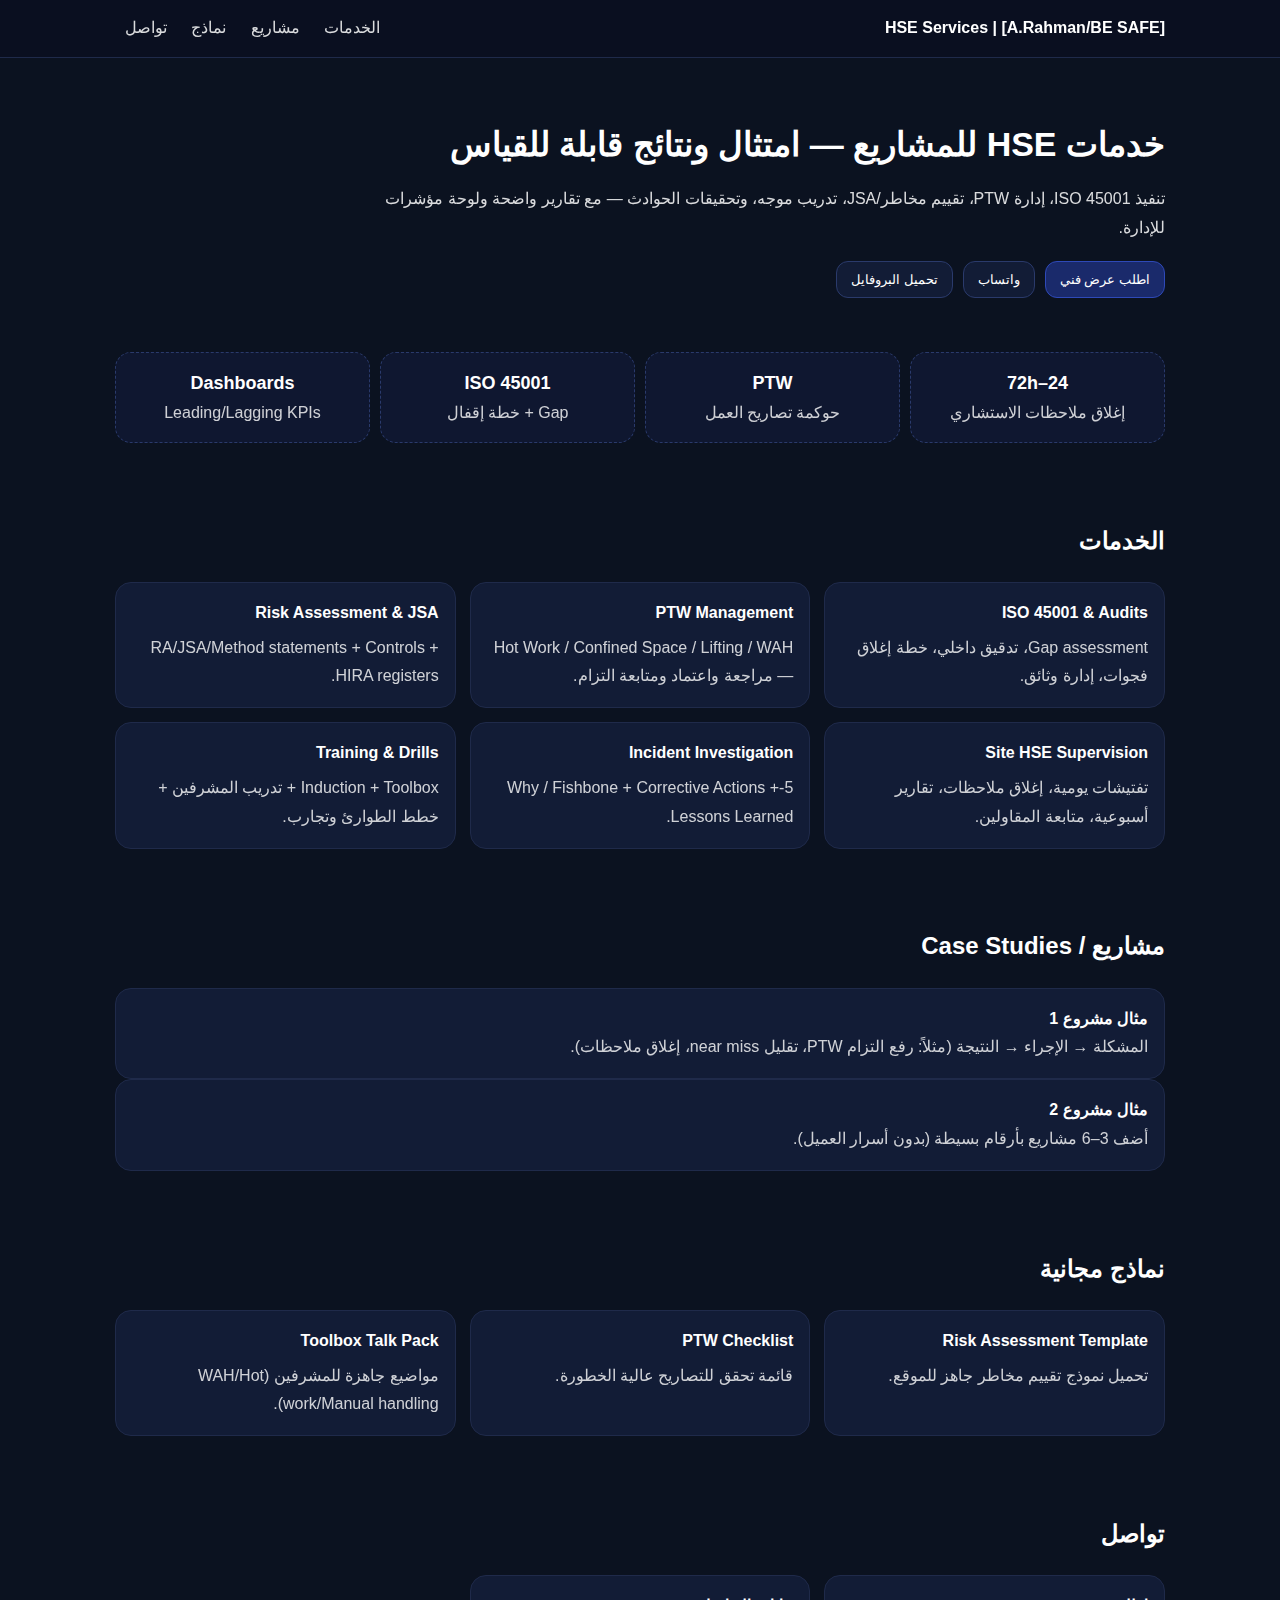
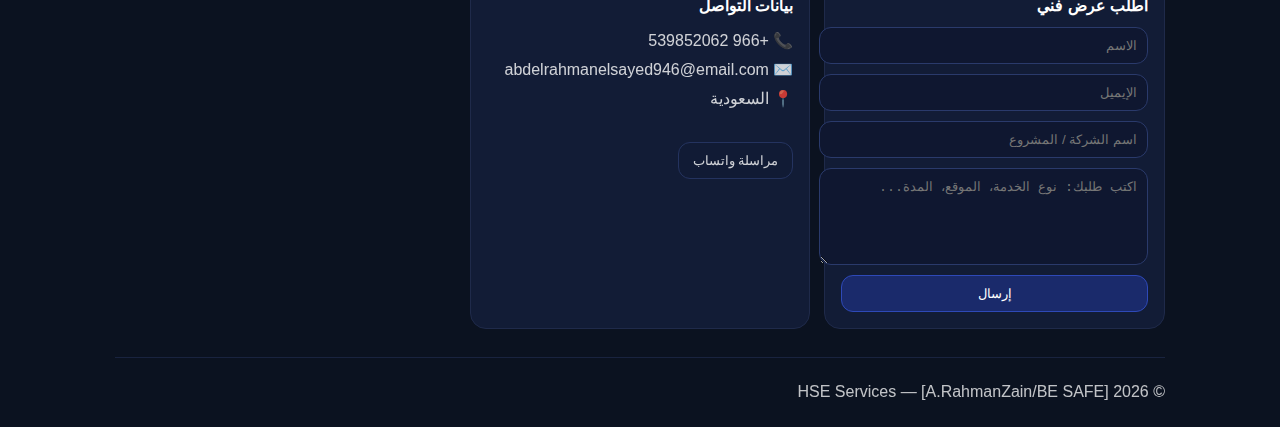
<file: index.html>
<!doctype html>
<html lang="ar" dir="rtl">
<head>
  <meta charset="utf-8" />
  <meta name="viewport" content="width=device-width,initial-scale=1" />
 <title>HSE Services in Saudi Arabia | BE SAFE – Health, Safety & Environment</title>

  <style>
    body{font-family:Arial; margin:0; background:#0b1220; color:#fff; line-height:1.8}
    .wrap{max-width:1050px; margin:auto; padding:0 18px}
    header{position:sticky; top:0; background:rgba(10,16,32,.9); backdrop-filter: blur(8px); border-bottom:1px solid #1f2a4a}
    nav{display:flex; align-items:center; justify-content:space-between; padding:14px 0}
    nav a{color:#fff; text-decoration:none; margin:0 10px; opacity:.85}
    nav a:hover{opacity:1}
    .brand{font-weight:700}
    .hero{padding:56px 0 26px}
    .hero h1{font-size:34px; margin:0 0 10px}
    .hero p{opacity:.85; margin:0 0 18px; max-width:820px}
    .btns{display:flex; gap:10px; flex-wrap:wrap}
    .btn{padding:10px 14px; border-radius:12px; border:1px solid #2a3a6b; background:#121c36; color:#fff; cursor:pointer}
    .btn.primary{background:#1a2a6b; border-color:#2e49b8}
    section{padding:28px 0}
    .grid{display:grid; grid-template-columns:repeat(3, 1fr); gap:14px}
    .card{background:#121c36; border:1px solid #1f2a4a; padding:16px; border-radius:16px}
    .card h3{margin:0 0 6px; font-size:16px}
    .muted{opacity:.8}
    .kpis{display:grid; grid-template-columns:repeat(4, 1fr); gap:10px}
    .kpi{background:#0f1730; border:1px dashed #2a3a6b; padding:14px; border-radius:16px; text-align:center}
    .kpi b{font-size:18px}
    form{display:grid; gap:10px}
    input,textarea{width:100%; padding:10px; border-radius:12px; border:1px solid #2a3a6b; background:#0f1730; color:#fff}
    footer{padding:20px 0; border-top:1px solid #1f2a4a; opacity:.75}
    @media (max-width:900px){.grid{grid-template-columns:1fr} .kpis{grid-template-columns:1fr 1fr}}
  </style>
</head>
<body>
<header>
  <div class="wrap">
    <nav>
      <div class="brand">HSE Services | [A.Rahman/BE SAFE]</div>
      <div>
        <a href="#services">الخدمات</a>
        <a href="#projects">مشاريع</a>
        <a href="#resources">نماذج</a>
        <a href="#contact">تواصل</a>
      </div>
    </nav>
  </div>
</header>

<main class="wrap">
  <section class="hero">
    <h1>خدمات HSE للمشاريع — امتثال ونتائج قابلة للقياس</h1>
    <p class="muted">
      تنفيذ ISO 45001، إدارة PTW، تقييم مخاطر/JSA، تدريب موجه، وتحقيقات الحوادث — مع تقارير واضحة ولوحة مؤشرات للإدارة.
    </p>
    <div class="btns">
      <button class="btn primary" onclick="document.getElementById('contact').scrollIntoView({behavior:'smooth'})">اطلب عرض فني</button>
      <button class="btn" onclick="window.open('https://wa.me/966XXXXXXXXX','_blank')">واتساب</button>
      <button class="btn" onclick="alert('ضع رابط ملف PDF للعرض الفني/البروفايل هنا')">تحميل البروفايل</button>
    </div>
  </section>

  <section>
    <div class="kpis">
      <div class="kpi"><b>24–72h</b><div class="muted">إغلاق ملاحظات الاستشاري</div></div>
      <div class="kpi"><b>PTW</b><div class="muted">حوكمة تصاريح العمل</div></div>
      <div class="kpi"><b>ISO 45001</b><div class="muted">Gap + خطة إقفال</div></div>
      <div class="kpi"><b>Dashboards</b><div class="muted">Leading/Lagging KPIs</div></div>
    </div>
  </section>

  <section id="services">
    <h2>الخدمات</h2>
    <div class="grid">
      <div class="card"><h3>ISO 45001 & Audits</h3><div class="muted">Gap assessment، تدقيق داخلي، خطة إغلاق فجوات، إدارة وثائق.</div></div>
      <div class="card"><h3>PTW Management</h3><div class="muted">Hot Work / Confined Space / Lifting / WAH — مراجعة واعتماد ومتابعة التزام.</div></div>
      <div class="card"><h3>Risk Assessment & JSA</h3><div class="muted">RA/JSA/Method statements + Controls + HIRA registers.</div></div>
      <div class="card"><h3>Site HSE Supervision</h3><div class="muted">تفتيشات يومية، إغلاق ملاحظات، تقارير أسبوعية، متابعة المقاولين.</div></div>
      <div class="card"><h3>Incident Investigation</h3><div class="muted">5-Why / Fishbone + Corrective Actions + Lessons Learned.</div></div>
      <div class="card"><h3>Training & Drills</h3><div class="muted">Induction + Toolbox + تدريب المشرفين + خطط الطوارئ وتجارب.</div></div>
    </div>
  </section>

  <section id="projects">
    <h2>مشاريع / Case Studies</h2>
    <div class="card">
      <b>مثال مشروع 1</b>
      <div class="muted">المشكلة → الإجراء → النتيجة (مثلاً: رفع التزام PTW، تقليل near miss، إغلاق ملاحظات).</div>
    </div>
    <div class="card">
      <b>مثال مشروع 2</b>
      <div class="muted">أضف 3–6 مشاريع بأرقام بسيطة (بدون أسرار العميل).</div>
    </div>
  </section>

  <section id="resources">
    <h2>نماذج مجانية</h2>
    <div class="grid">
      <div class="card"><h3>Risk Assessment Template</h3><div class="muted">تحميل نموذج تقييم مخاطر جاهز للموقع.</div></div>
      <div class="card"><h3>PTW Checklist</h3><div class="muted">قائمة تحقق للتصاريح عالية الخطورة.</div></div>
      <div class="card"><h3>Toolbox Talk Pack</h3><div class="muted">مواضيع جاهزة للمشرفين (WAH/Hot work/Manual handling).</div></div>
    </div>
  </section>

  <section id="contact">
    <h2>تواصل</h2>
    <div class="grid">
      <div class="card">
        <h3>اطلب عرض فني</h3>
        <form onsubmit="event.preventDefault(); alert('تم الإرسال! اربط الإرسال بإيميل/فورم لاحقًا');">
          <input placeholder="الاسم" required />
          <input type="email" placeholder="الإيميل" required />
          <input placeholder="اسم الشركة / المشروع" />
          <textarea rows="5" placeholder="اكتب طلبك: نوع الخدمة، الموقع، المدة..." required></textarea>
          <button class="btn primary" type="submit">إرسال</button>
        </form>
      </div>
      <div class="card">
        <h3>بيانات التواصل</h3>
        <div class="muted">
          📞 +966 539852062<br/>
          ✉️ abdelrahmanelsayed946@email.com<br/>
          📍 السعودية<br/>
          <br/>
          <button class="btn" onclick="window.open('https://wa.me/966539852062','_blank')">مراسلة واتساب</button>
        </div>
      </div>
    </div>
  </section>

  <footer>
    © <span id="y"></span> [A.RahmanZain/BE SAFE] — HSE Services
  </footer>
</main>

<script>
  document.getElementById('y').textContent = new Date().getFullYear();
</script>
</body>
</html>
</file>
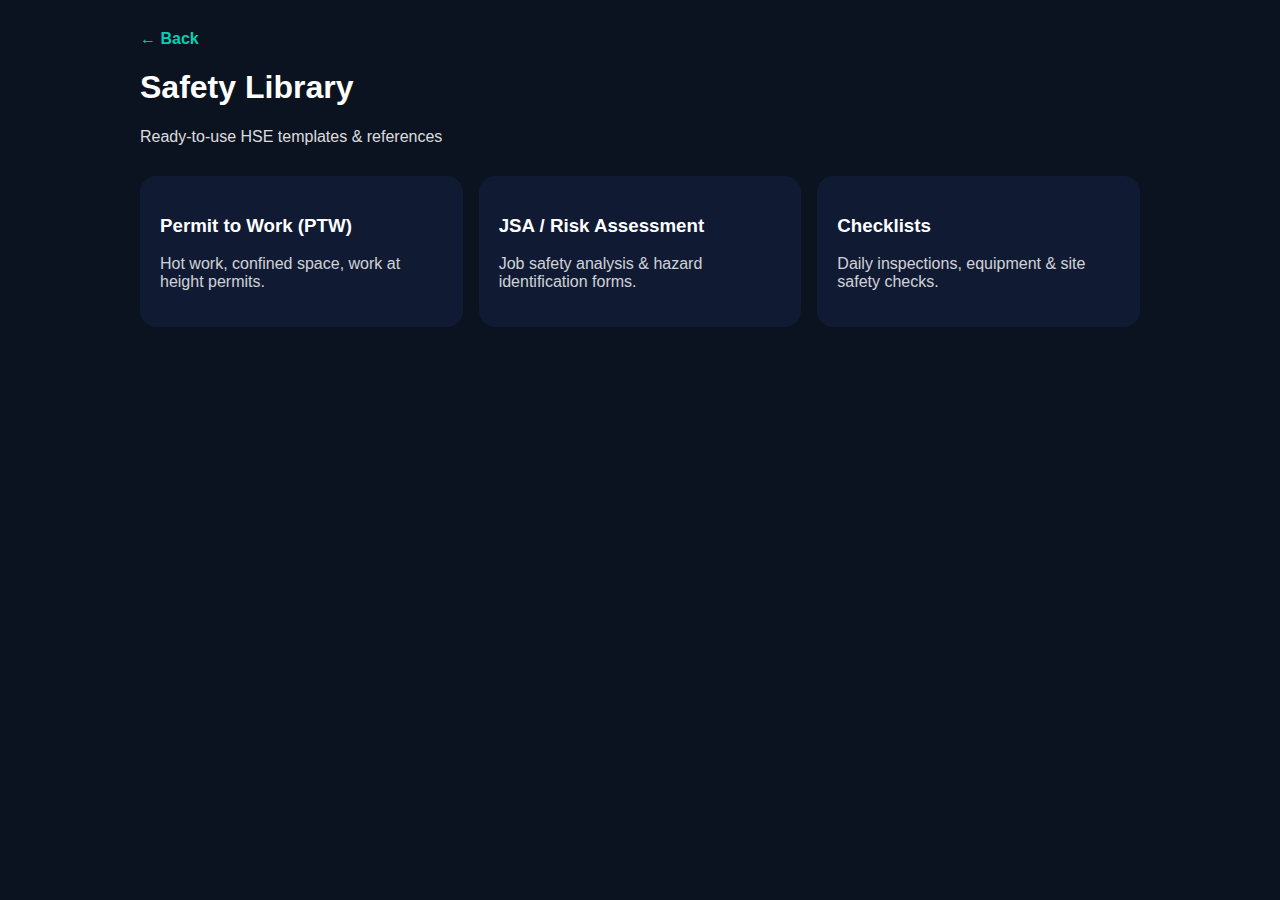
<file: 2️⃣ library/index.html>
<!doctype html>
<html lang="en">
<head>
  <meta charset="utf-8">
  <title>Safety Library | BE SAFE</title>
  <meta name="viewport" content="width=device-width,initial-scale=1">
</head>
<body style="margin:0;font-family:Arial;background:#0b1220;color:#fff">

  <div style="max-width:1000px;margin:auto;padding:30px">
    <a href="../" style="color:#00d1b2;text-decoration:none;font-weight:bold">← Back</a>

    <h1>Safety Library</h1>
    <p style="opacity:.85">Ready-to-use HSE templates & references</p>

    <div style="display:grid;grid-template-columns:repeat(auto-fit,minmax(240px,1fr));gap:16px;margin-top:30px">

      <div style="background:#101a33;padding:20px;border-radius:16px">
        <h3>Permit to Work (PTW)</h3>
        <p style="opacity:.8">Hot work, confined space, work at height permits.</p>
      </div>

      <div style="background:#101a33;padding:20px;border-radius:16px">
        <h3>JSA / Risk Assessment</h3>
        <p style="opacity:.8">Job safety analysis & hazard identification forms.</p>
      </div>

      <div style="background:#101a33;padding:20px;border-radius:16px">
        <h3>Checklists</h3>
        <p style="opacity:.8">Daily inspections, equipment & site safety checks.</p>
      </div>

    </div>
  </div>

</body>
</html>
</file>
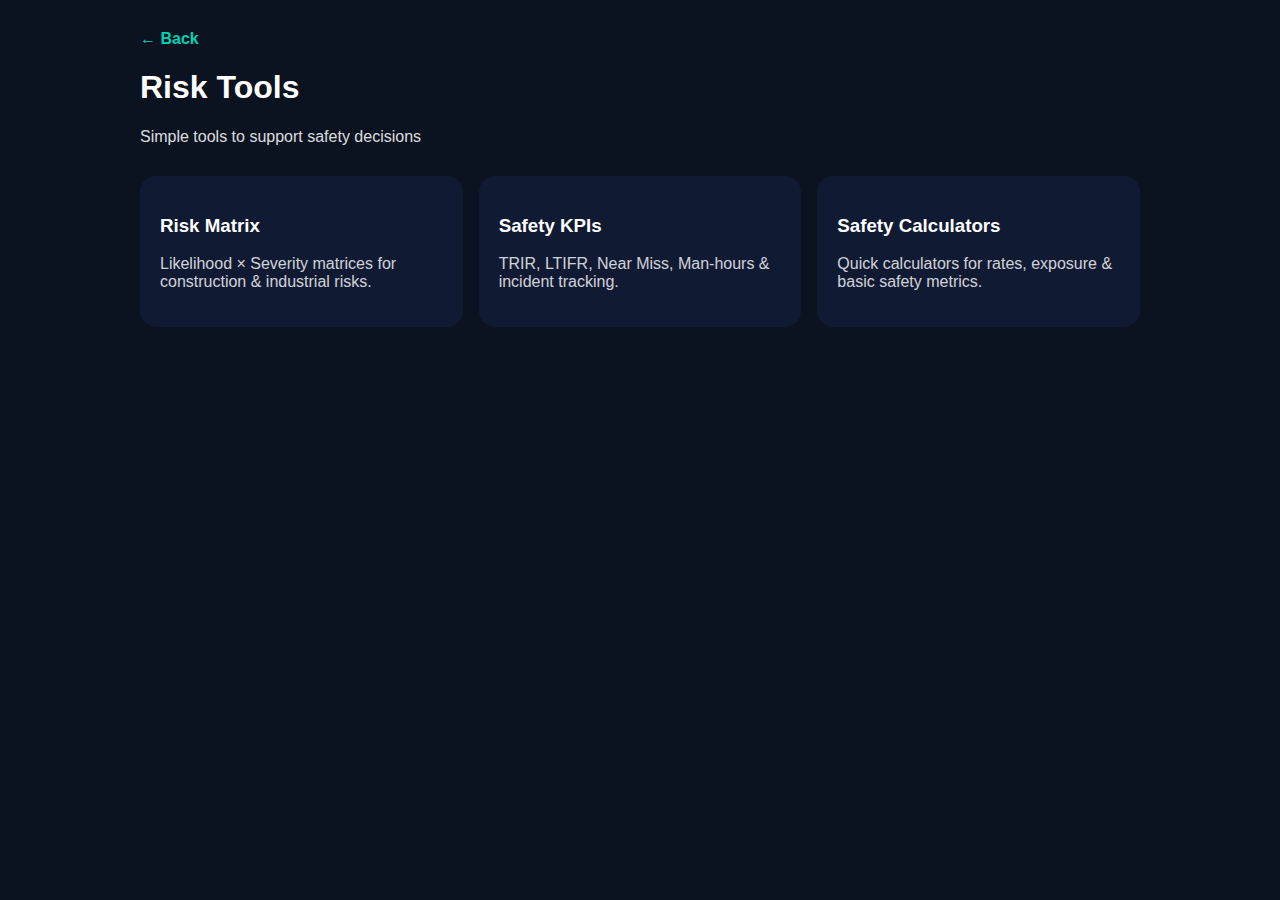
<file: 3️⃣ tools/index.html>
<!doctype html>
<html lang="en">
<head>
  <meta charset="utf-8">
  <title>Risk Tools | BE SAFE</title>
  <meta name="viewport" content="width=device-width,initial-scale=1">
</head>
<body style="margin:0;font-family:Arial;background:#0b1220;color:#fff">

  <div style="max-width:1000px;margin:auto;padding:30px">
    <a href="../" style="color:#00d1b2;text-decoration:none;font-weight:bold">← Back</a>

    <h1>Risk Tools</h1>
    <p style="opacity:.85">Simple tools to support safety decisions</p>

    <div style="display:grid;grid-template-columns:repeat(auto-fit,minmax(240px,1fr));gap:16px;margin-top:30px">

      <div style="background:#101a33;padding:20px;border-radius:16px">
        <h3>Risk Matrix</h3>
        <p style="opacity:.8">Likelihood × Severity matrices for construction & industrial risks.</p>
      </div>

      <div style="background:#101a33;padding:20px;border-radius:16px">
        <h3>Safety KPIs</h3>
        <p style="opacity:.8">TRIR, LTIFR, Near Miss, Man-hours & incident tracking.</p>
      </div>

      <div style="background:#101a33;padding:20px;border-radius:16px">
        <h3>Safety Calculators</h3>
        <p style="opacity:.8">Quick calculators for rates, exposure & basic safety metrics.</p>
      </div>

    </div>
  </div>

</body>
</html>
</file>
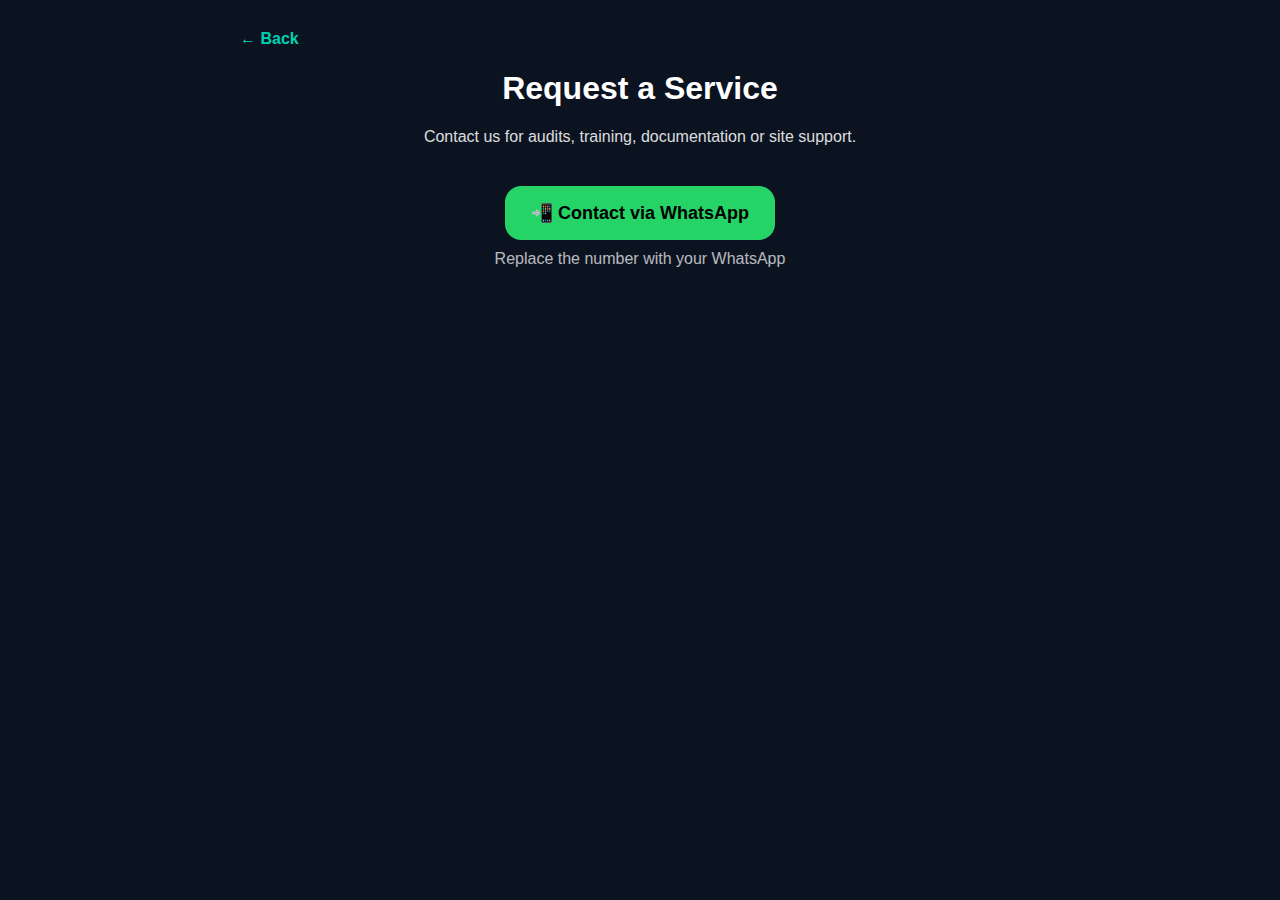
<file: 4️⃣ request/index.html>
<!doctype html>
<html lang="en">
<head>
  <meta charset="utf-8">
  <title>Request Service | BE SAFE</title>
  <meta name="viewport" content="width=device-width,initial-scale=1">
</head>
<body style="margin:0;font-family:Arial;background:#0b1220;color:#fff">

  <div style="max-width:800px;margin:auto;padding:30px;text-align:center">
    <a href="../" style="color:#00d1b2;text-decoration:none;font-weight:bold;float:left">← Back</a>

    <h1 style="margin-top:40px">Request a Service</h1>
    <p style="opacity:.85">Contact us for audits, training, documentation or site support.</p>

    <div style="margin-top:40px">
      <a href="https://wa.me/966XXXXXXXXX" target="_blank" rel="noopener" style="
        display:inline-block;
        padding:16px 26px;
        background:#25D366;
        color:#000;
        text-decoration:none;
        border-radius:16px;
        font-weight:bold;
        font-size:18px
      ">
        📲 Contact via WhatsApp
      </a>
      <p style="opacity:.7;margin-top:10px">Replace the number with your WhatsApp</p>
    </div>
  </div>

</body>
</html>
</file>
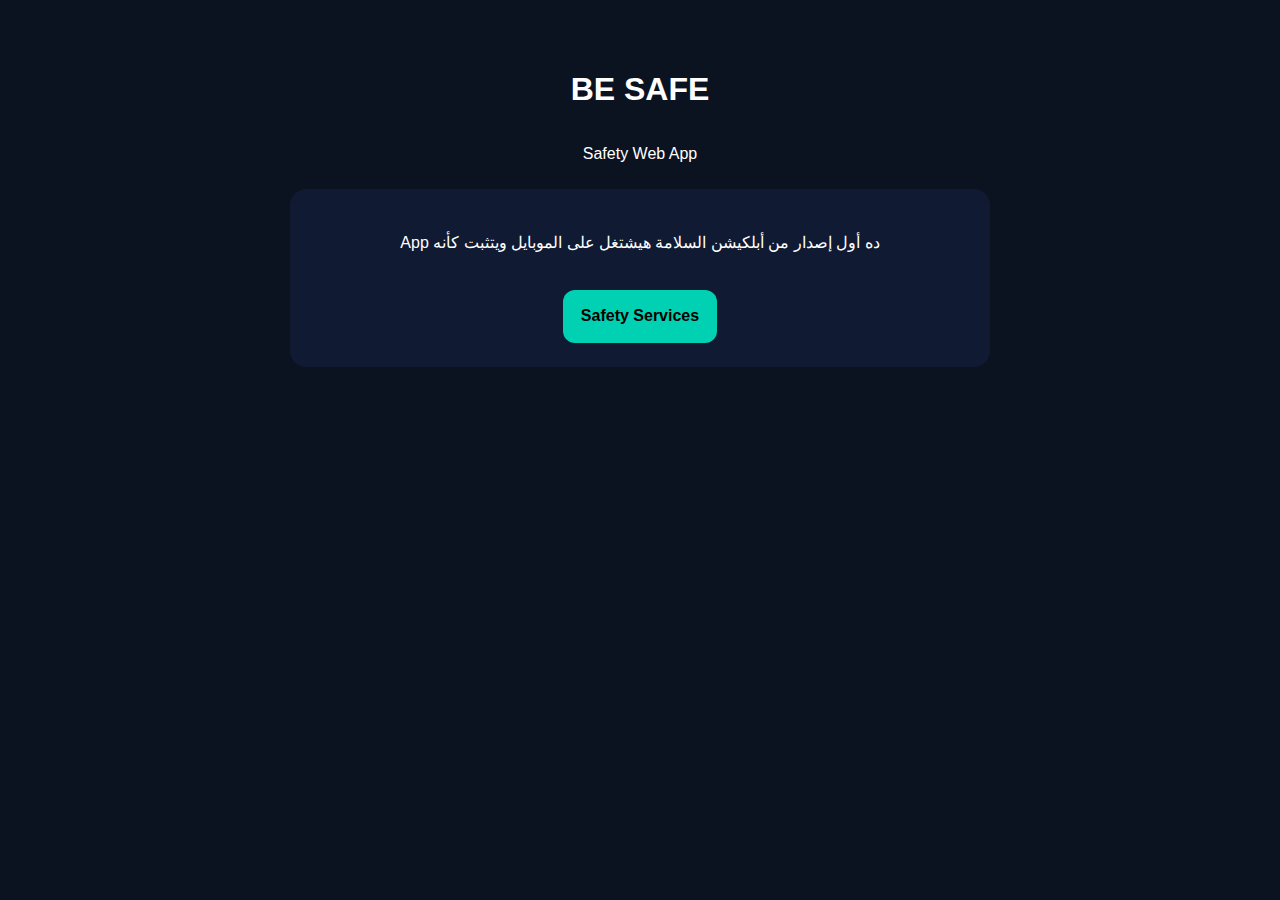
<file: app/index.html>
<!doctype html>
<html lang="ar" dir="rtl">
<head>
  <meta charset="utf-8" />
  <meta name="viewport" content="width=device-width,initial-scale=1" />
  <title>BE SAFE | Safety App</title>
<link rel="manifest" href="./manifest.json">
<meta name="theme-color" content="#0b1220">

  <style>
    body{
      margin:0;
      font-family:Arial;
      background:#0b1220;
      color:#fff;
      line-height:1.8;
      text-align:center;
    }
    .wrap{
      max-width:700px;
      margin:auto;
      padding:40px 16px;
    }
    .card{
      background:#101a33;
      padding:24px;
      border-radius:16px;
      margin-top:20px;
    }
    .btn{
      display:inline-block;
      margin-top:16px;
      padding:12px 18px;
      background:#00d1b2;
      color:#000;
      border-radius:12px;
      font-weight:bold;
      text-decoration:none;
    }
  </style>
</head>
<body>

  <div class="wrap">
    <h1>BE SAFE</h1>
    <p>Safety Web App</p>

    <div class="card">
      <p>
        ده أول إصدار من أبلكيشن السلامة  
        هيشتغل على الموبايل ويتثبت كأنه App
      </p>

      <a class="btn" href="#">Safety Services</a>
    </div>
  </div>
<script>
  if ("serviceWorker" in navigator) {
    navigator.serviceWorker.register("./sw.js");
  }
</script>

</body>
</html>
</file>
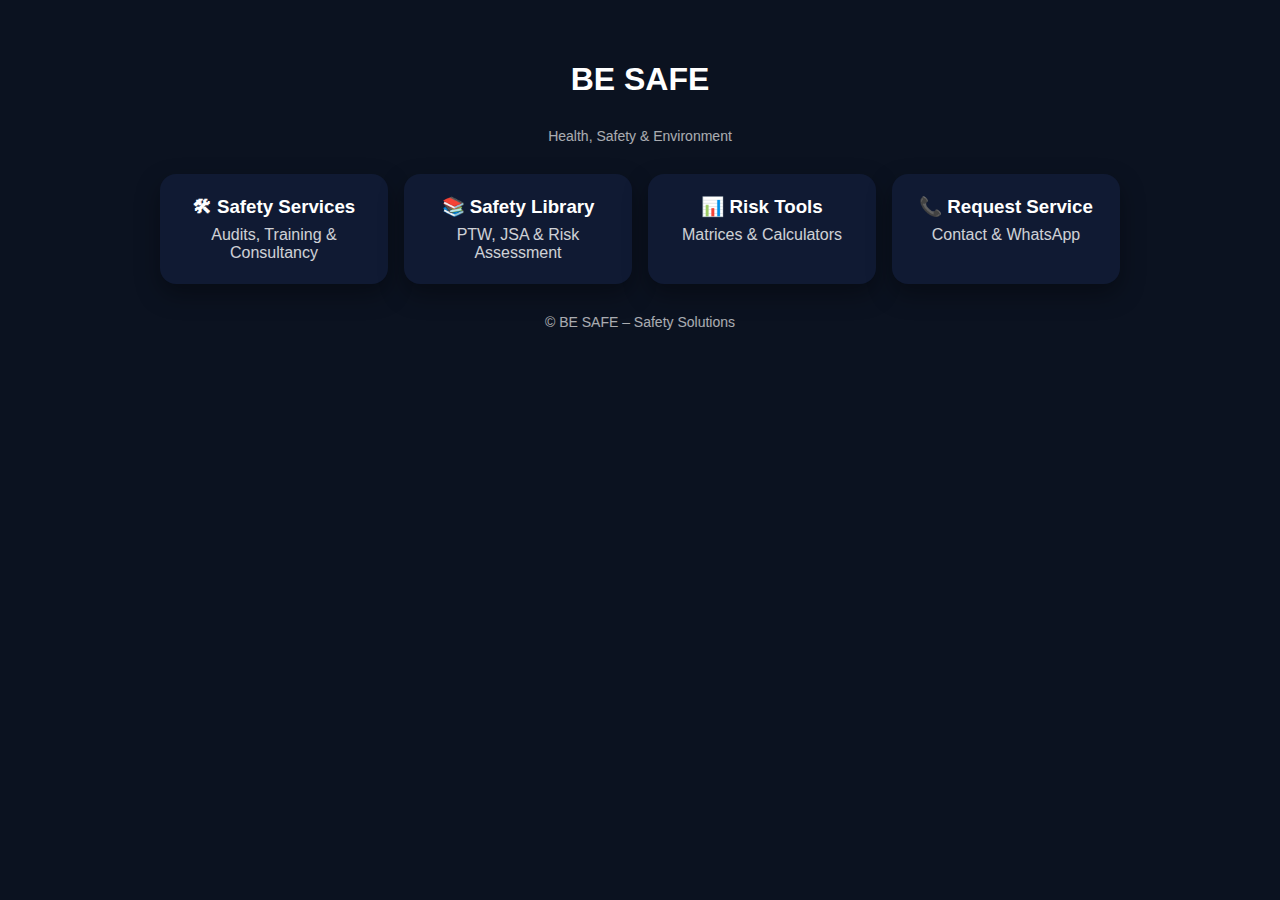
<file: docs/index.html>
<!doctype html>
<html lang="en">
<head>
  <meta charset="utf-8">
  <title>BE SAFE | Health, Safety & Environment</title>
  <meta name="viewport" content="width=device-width, initial-scale=1">
  <link rel="stylesheet" href="assets/style.css">
</head>
<body>
  <div class="wrap">
    <h1>BE SAFE</h1>
    <p class="small">Health, Safety & Environment</p>

    <div class="grid">
      <a class="card" href="services/">
        <h3>🛠 Safety Services</h3>
        <p>Audits, Training & Consultancy</p>
      </a>

      <a class="card" href="library/">
        <h3>📚 Safety Library</h3>
        <p>PTW, JSA & Risk Assessment</p>
      </a>

      <a class="card" href="tools/">
        <h3>📊 Risk Tools</h3>
        <p>Matrices & Calculators</p>
      </a>

      <a class="card" href="request/">
        <h3>📞 Request Service</h3>
        <p>Contact & WhatsApp</p>
      </a>
    </div>

    <p class="small">© BE SAFE – Safety Solutions</p>
  </div>
</body>
</html>
</file>
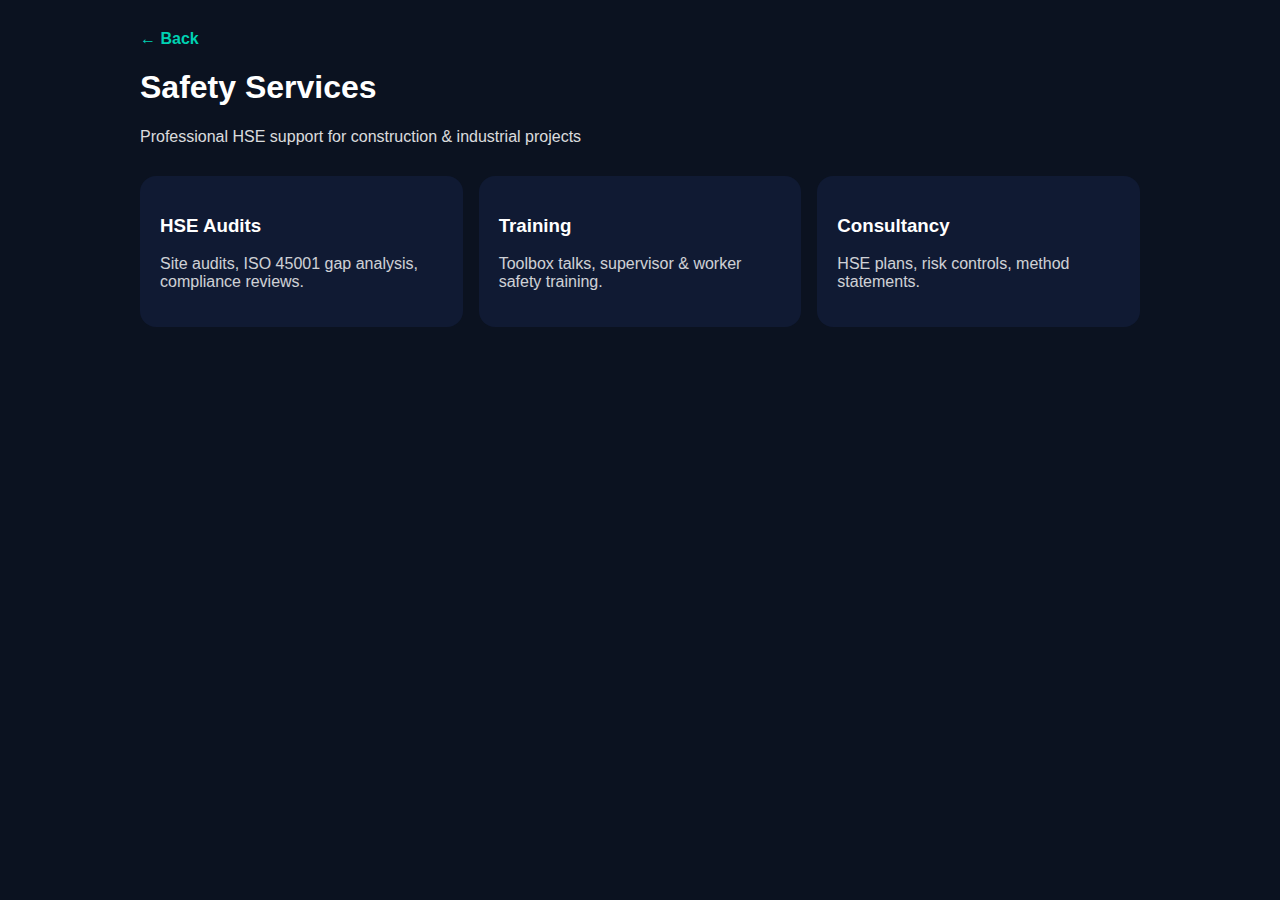
<file: services/index.html>
<!doctype html>
<html lang="en">
<head>
  <meta charset="utf-8">
  <title>Safety Services | BE SAFE</title>
  <meta name="viewport" content="width=device-width,initial-scale=1">
</head>
<body style="margin:0;font-family:Arial;background:#0b1220;color:#fff">

  <div style="max-width:1000px;margin:auto;padding:30px">
    <a href="../" style="color:#00d1b2;text-decoration:none;font-weight:bold">← Back</a>

    <h1>Safety Services</h1>
    <p style="opacity:.85">Professional HSE support for construction & industrial projects</p>

    <div style="display:grid;grid-template-columns:repeat(auto-fit,minmax(240px,1fr));gap:16px;margin-top:30px">

      <div style="background:#101a33;padding:20px;border-radius:16px">
        <h3>HSE Audits</h3>
        <p style="opacity:.8">Site audits, ISO 45001 gap analysis, compliance reviews.</p>
      </div>

      <div style="background:#101a33;padding:20px;border-radius:16px">
        <h3>Training</h3>
        <p style="opacity:.8">Toolbox talks, supervisor & worker safety training.</p>
      </div>

      <div style="background:#101a33;padding:20px;border-radius:16px">
        <h3>Consultancy</h3>
        <p style="opacity:.8">HSE plans, risk controls, method statements.</p>
      </div>

    </div>
  </div>

</body>
</html>
</file>
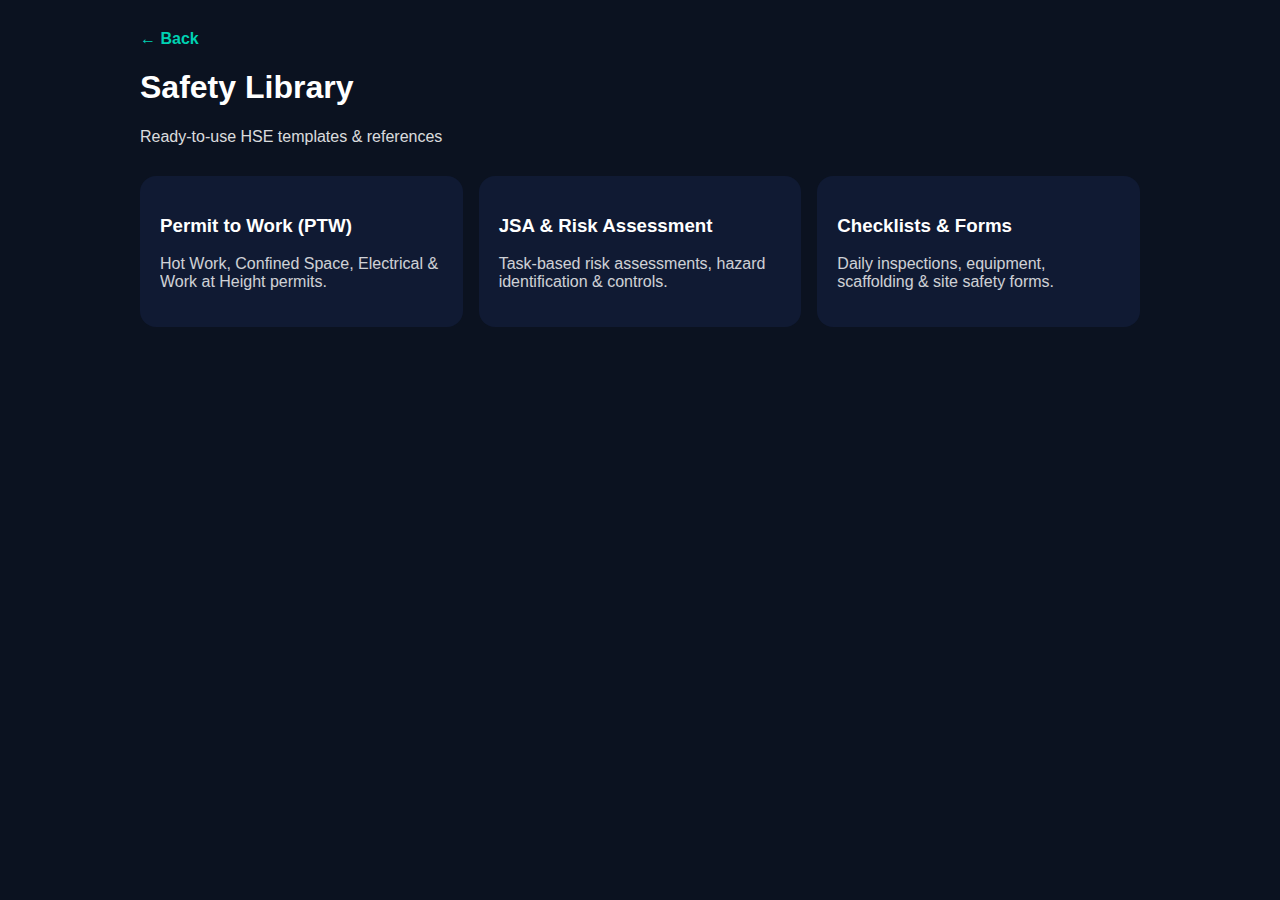
<file: app/library/index.html>
<!doctype html>
<html lang="en">
<head>
  <meta charset="utf-8">
  <title>Safety Library | BE SAFE</title>
  <meta name="viewport" content="width=device-width,initial-scale=1">
</head>
<body style="margin:0;font-family:Arial;background:#0b1220;color:#fff">

  <div style="max-width:1000px;margin:auto;padding:30px">
    <a href="../" style="color:#00d1b2;text-decoration:none;font-weight:bold">← Back</a>

    <h1>Safety Library</h1>
    <p style="opacity:.85">Ready-to-use HSE templates & references</p>

    <div style="display:grid;grid-template-columns:repeat(auto-fit,minmax(240px,1fr));gap:16px;margin-top:30px">

      <div style="background:#101a33;padding:20px;border-radius:16px">
        <h3>Permit to Work (PTW)</h3>
        <p style="opacity:.8">Hot Work, Confined Space, Electrical & Work at Height permits.</p>
      </div>

      <div style="background:#101a33;padding:20px;border-radius:16px">
        <h3>JSA & Risk Assessment</h3>
        <p style="opacity:.8">Task-based risk assessments, hazard identification & controls.</p>
      </div>

      <div style="background:#101a33;padding:20px;border-radius:16px">
        <h3>Checklists & Forms</h3>
        <p style="opacity:.8">Daily inspections, equipment, scaffolding & site safety forms.</p>
      </div>

    </div>
  </div>

</body>
</html>
<!-- force rebuild -->
</file>
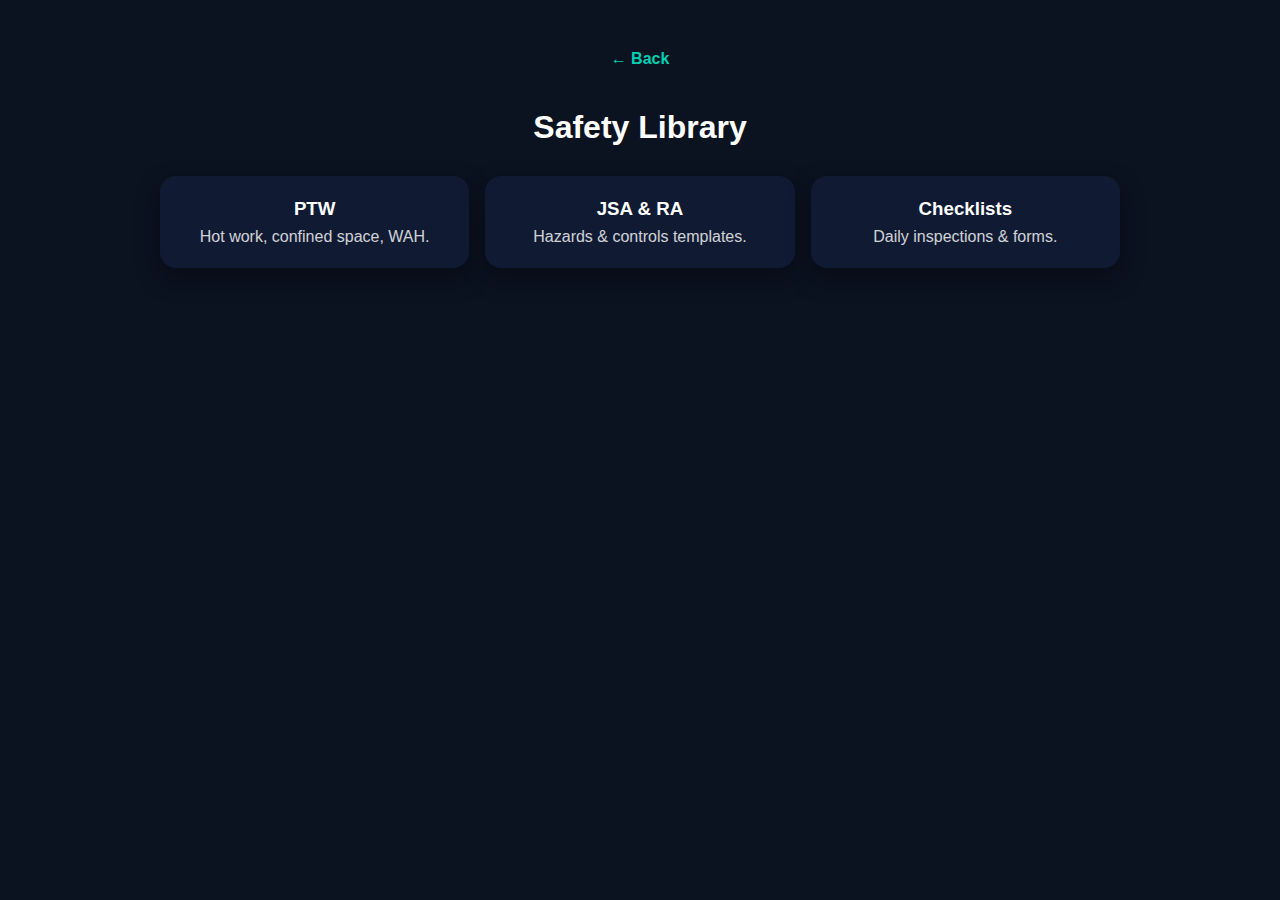
<file: docs/library/index.html>
<!doctype html>
<html lang="en">
<head>
  <meta charset="utf-8">
  <title>Safety Library | BE SAFE</title>
  <meta name="viewport" content="width=device-width, initial-scale=1">
  <link rel="stylesheet" href="../assets/style.css">
</head>
<body>
  <div class="wrap">
    <a class="back" href="../">← Back</a>
    <h1>Safety Library</h1>

    <div class="grid">
      <div class="card"><h3>PTW</h3><p>Hot work, confined space, WAH.</p></div>
      <div class="card"><h3>JSA & RA</h3><p>Hazards & controls templates.</p></div>
      <div class="card"><h3>Checklists</h3><p>Daily inspections & forms.</p></div>
    </div>
  </div>
</body>
</html>
</file>
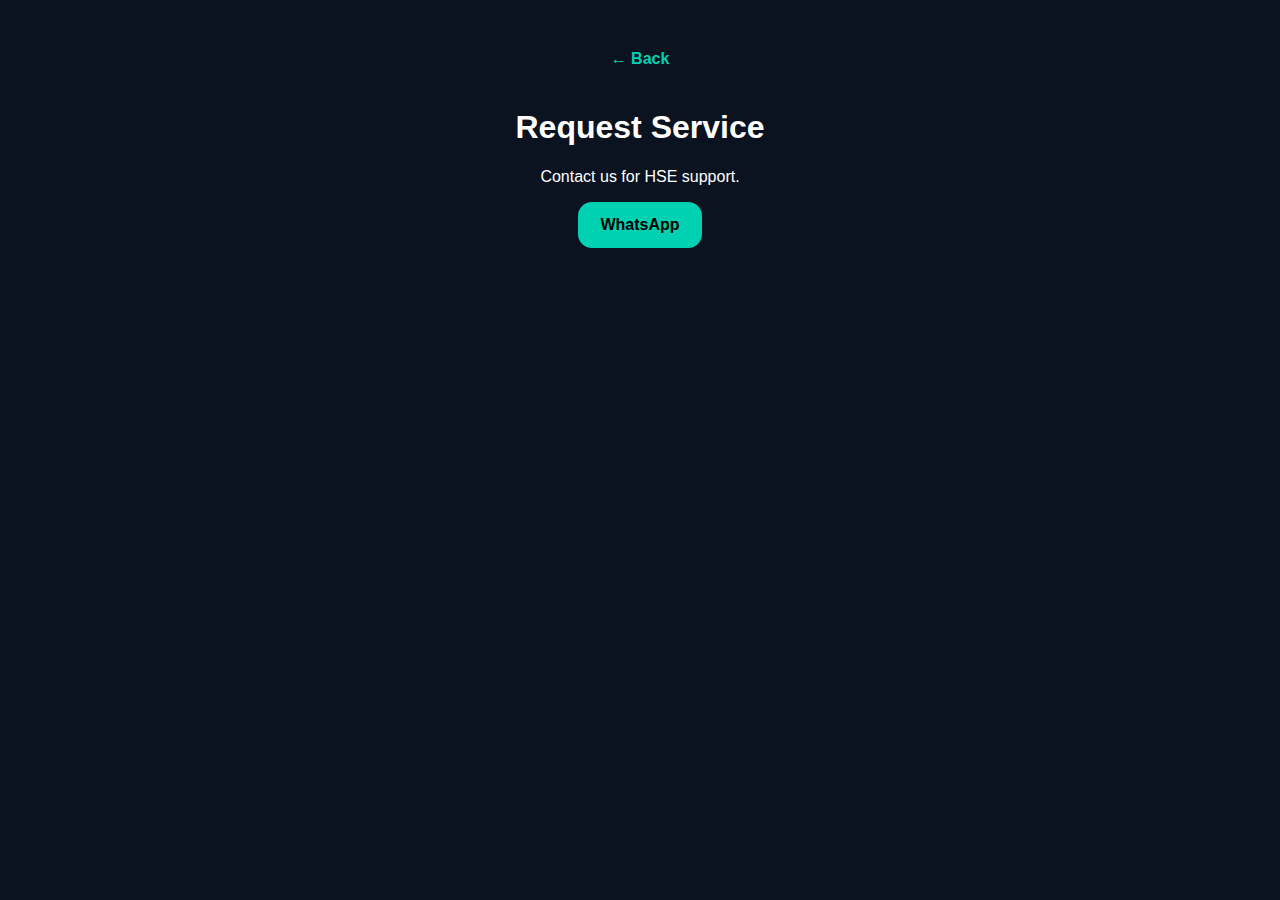
<file: docs/request/index.html>
<!doctype html>
<html lang="en">
<head>
  <meta charset="utf-8">
  <title>Request Service | BE SAFE</title>
  <meta name="viewport" content="width=device-width, initial-scale=1">
  <link rel="stylesheet" href="../assets/style.css">
</head>
<body>
  <div class="wrap">
    <a class="back" href="../">← Back</a>
    <h1>Request Service</h1>
    <p>Contact us for HSE support.</p>
    <a class="btn" href="https://wa.me/966539852062" target="_blank">WhatsApp</a>
  </div>
</body>
</html>
</file>
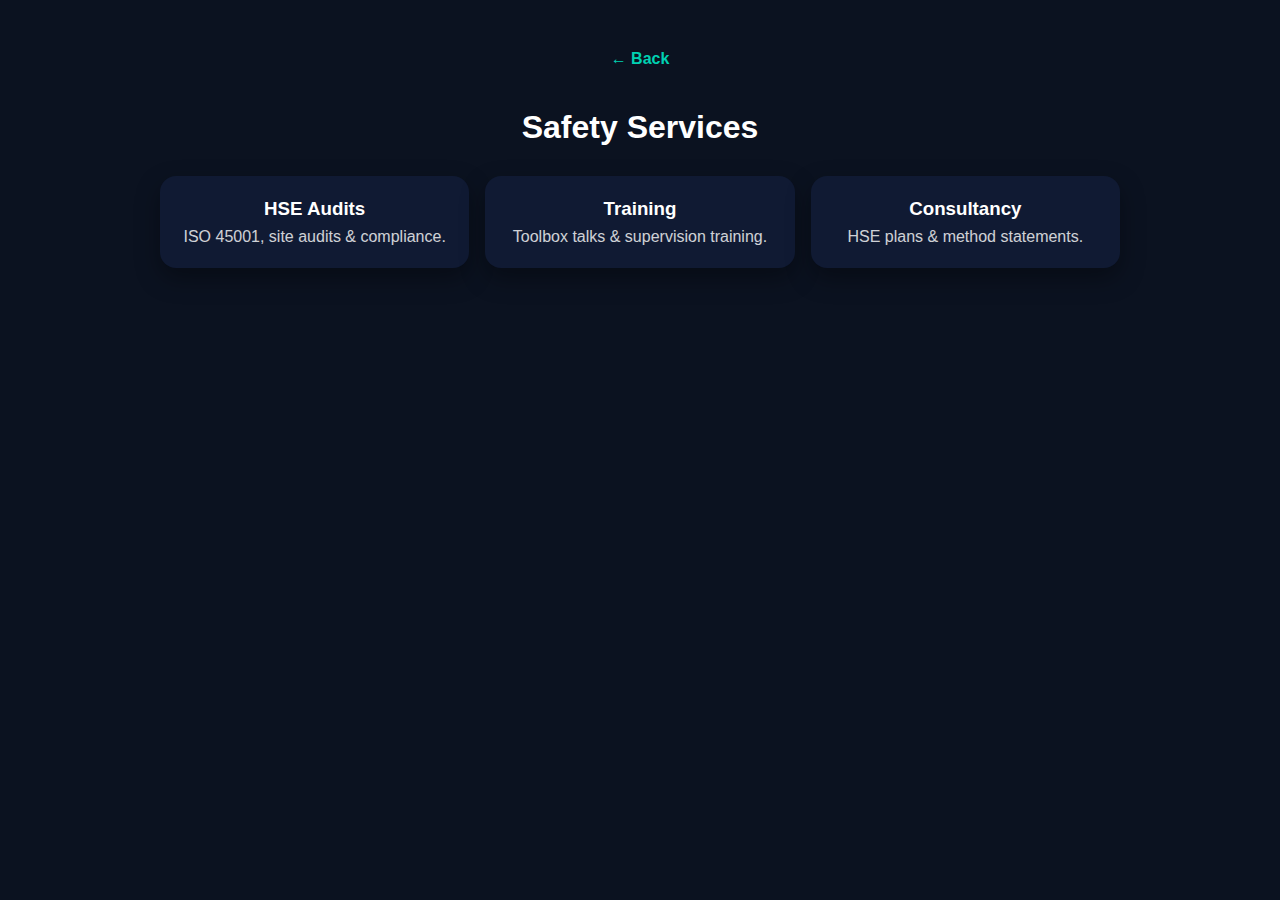
<file: docs/services/index.html>
<!doctype html>
<html lang="en">
<head>
  <meta charset="utf-8">
  <title>Safety Services | BE SAFE</title>
  <meta name="viewport" content="width=device-width, initial-scale=1">
  <link rel="stylesheet" href="../assets/style.css">
</head>
<body>
  <div class="wrap">
    <a class="back" href="../">← Back</a>
    <h1>Safety Services</h1>

    <div class="grid">
      <div class="card"><h3>HSE Audits</h3><p>ISO 45001, site audits & compliance.</p></div>
      <div class="card"><h3>Training</h3><p>Toolbox talks & supervision training.</p></div>
      <div class="card"><h3>Consultancy</h3><p>HSE plans & method statements.</p></div>
    </div>
  </div>
</body>
</html>
</file>
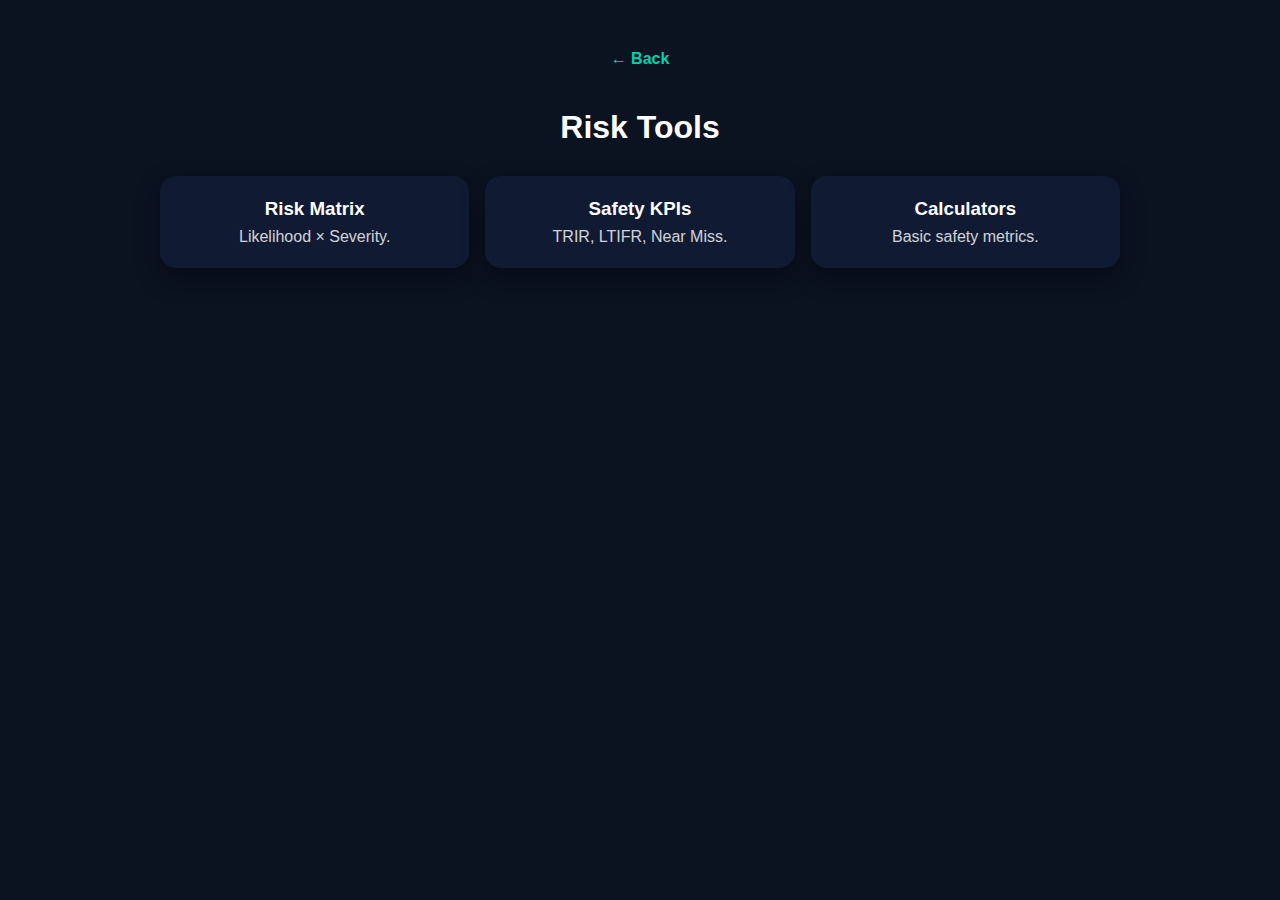
<file: docs/tools/index.html>
<!doctype html>
<html lang="en">
<head>
  <meta charset="utf-8">
  <title>Risk Tools | BE SAFE</title>
  <meta name="viewport" content="width=device-width, initial-scale=1">
  <link rel="stylesheet" href="../assets/style.css">
</head>
<body>
  <div class="wrap">
    <a class="back" href="../">← Back</a>
    <h1>Risk Tools</h1>

    <div class="grid">
      <div class="card"><h3>Risk Matrix</h3><p>Likelihood × Severity.</p></div>
      <div class="card"><h3>Safety KPIs</h3><p>TRIR, LTIFR, Near Miss.</p></div>
      <div class="card"><h3>Calculators</h3><p>Basic safety metrics.</p></div>
    </div>
  </div>
</body>
</html>
</file>
<file: docs/assets/style.css>
:root{
  --bg:#0b1220;
  --card:#101a33;
  --accent:#00d1b2;
  --text:#ffffff;
}

*{box-sizing:border-box}
body{margin:0;font-family:Arial, sans-serif;background:var(--bg);color:var(--text)}
.wrap{max-width:1000px;margin:auto;padding:40px 20px;text-align:center}
.grid{display:grid;grid-template-columns:repeat(auto-fit,minmax(220px,1fr));gap:16px;margin-top:30px}
.card{
  display:block;
  text-decoration:none;
  color:inherit;
  background:var(--card);
  padding:22px;
  border-radius:16px;
  box-shadow:0 10px 25px rgba(0,0,0,.35);
}
.card p{opacity:.8;margin:0}
.card h3{margin:0 0 8px 0}
.back{display:inline-block;margin:10px 0 20px;color:var(--accent);text-decoration:none;font-weight:bold}
.btn{
  display:inline-block;
  padding:14px 22px;
  background:var(--accent);
  color:#000;
  text-decoration:none;
  border-radius:14px;
  font-weight:bold;
}
.small{opacity:.65;font-size:14px;margin-top:30px}
</file>
